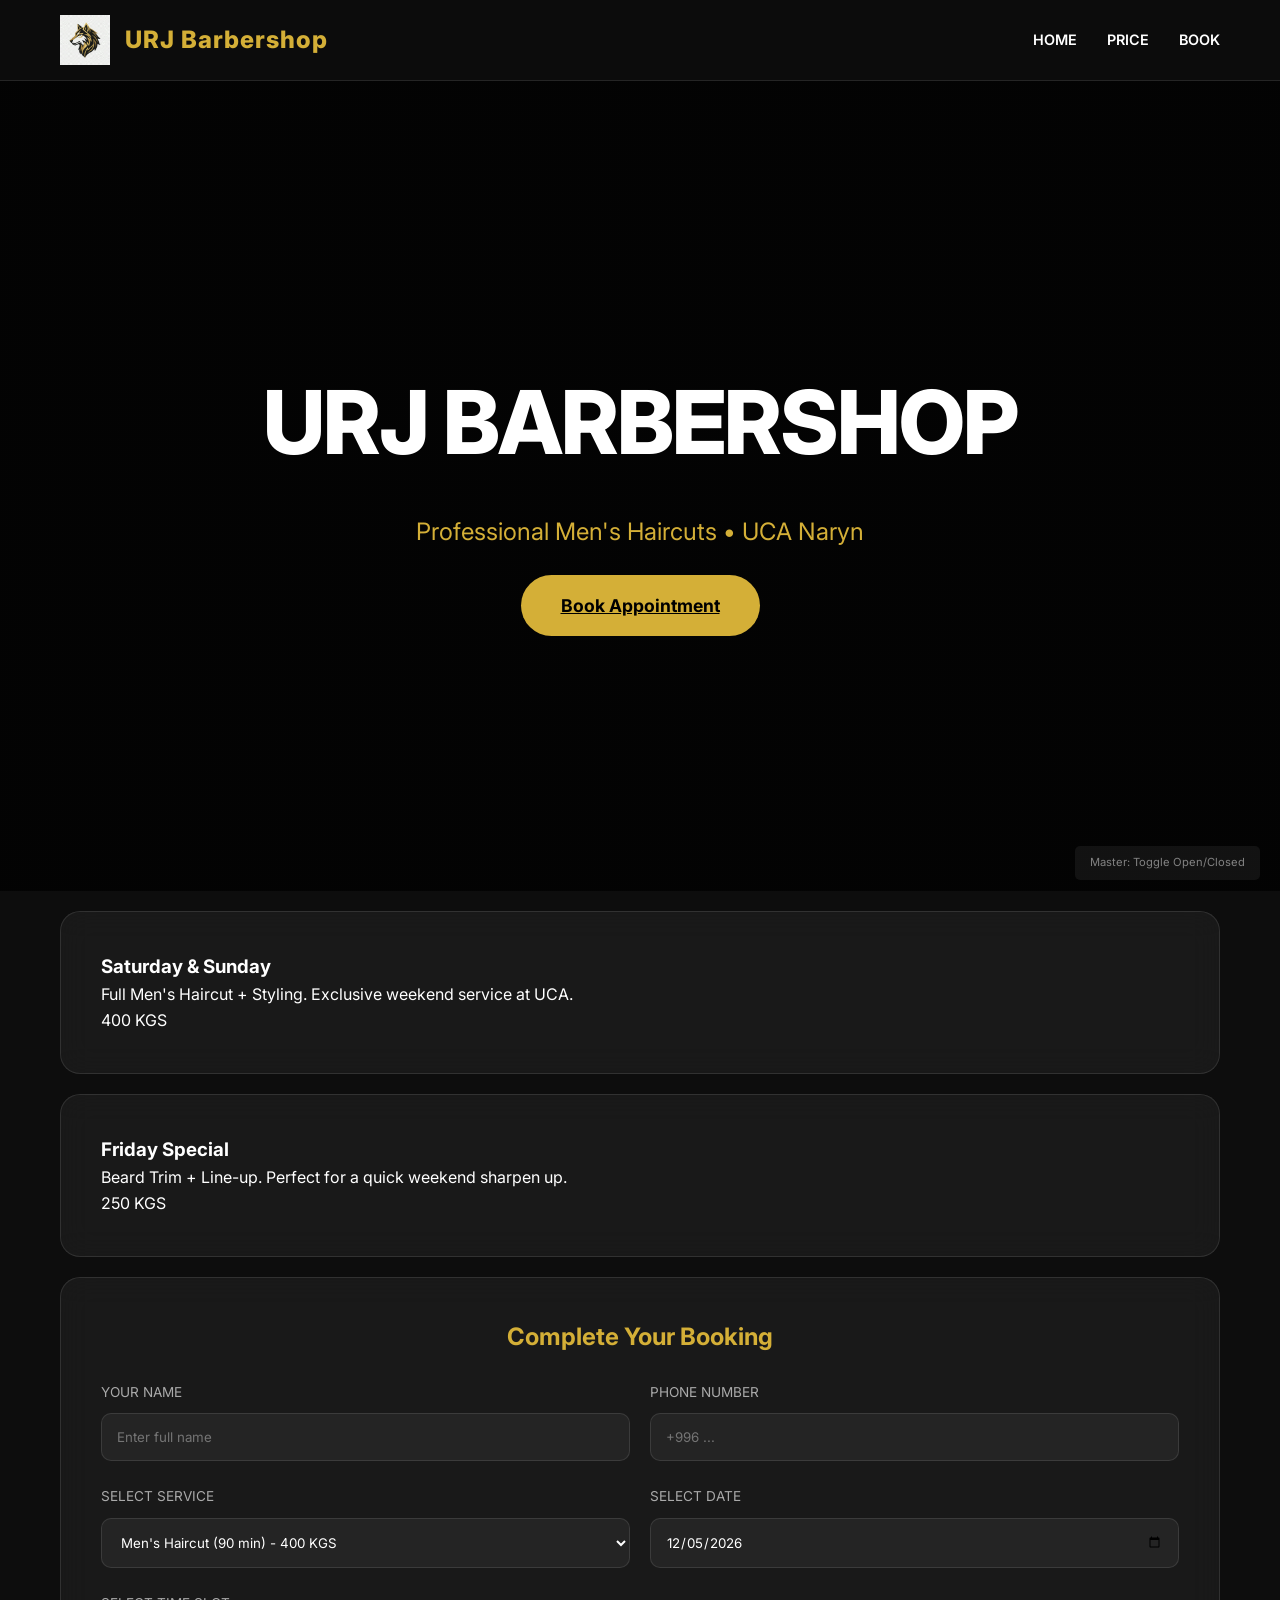
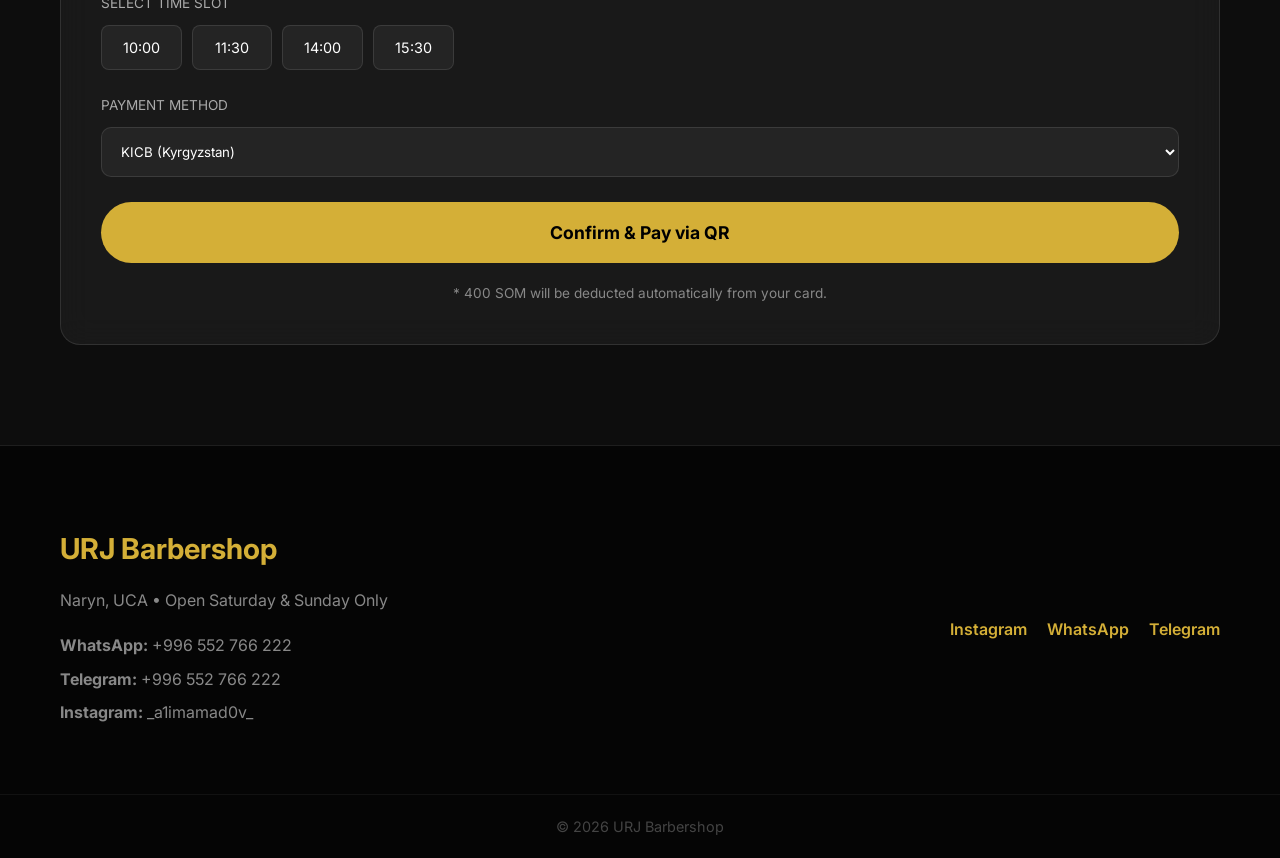
<file: index.html>
<!DOCTYPE html>
<html lang="en">
<head>
    <meta charset="UTF-8">
    <meta name="viewport" content="width=device-width, initial-scale=1.0">
    <title>URJ Barbershop | Luxury Men's Grooming</title>
    <link rel="stylesheet" href="barber.css">
    <link rel="preconnect" href="https://fonts.googleapis.com">
    <link rel="preconnect" href="https://fonts.gstatic.com" crossorigin>
    <link href="https://fonts.googleapis.com/css2?family=Inter:wght@400;700;800&display=swap" rel="stylesheet">
</head>
<body>
    <div id="status-banner"></div>

    <nav class="navbar">
        <div class="container nav-content">
            <div class="logo">
                <img src="logo.png" alt="URJ Wolf Logo">
                <span>URJ Barbershop</span>
            </div>
            <ul class="nav-links">
                <li><a href="#home">Home</a></li>
                <li><a href="#price">Price</a></li>
                <li><a href="#booking">Book</a></li>
            </ul>
        </div>
    </nav>

    <!-- Home Section -->
    <header id="home">
        <div class="hero-content">
            <h1>URJ BARBERSHOP</h1>
            <p>Professional Men's Haircuts • UCA Naryn</p>
            <a href="#booking" class="btn-primary" style="width: auto;">Book Appointment</a>
        </div>
    </header>

    <!-- Services Section -->
    <section class="container services" id="price">
        <div class="service-grid">
            <div class="glass-panel service-card">
                <h3>Saturday & Sunday</h3>
                <p>Full Men's Haircut + Styling. Exclusive weekend service at UCA.</p>
                <div class="price">400 KGS</div>
            </div>
            <div class="glass-panel service-card">
                <h3>Friday Special</h3>
                <p>Beard Trim + Line-up. Perfect for a quick weekend sharpen up.</p>
                <div class="price">250 KGS</div>
            </div>
        </div>
    </section>

    <!-- Booking Section -->
    <section class="booking-section" id="booking">
        <div class="container">
            <div class="glass-panel booking-form">
                <h2 style="margin-bottom: 25px; text-align: center; color: var(--primary-color);">Complete Your Booking</h2>
                <form id="book-form">
                    <div class="form-row">
                        <div class="form-group">
                            <label>Your Name</label>
                            <input type="text" id="name" placeholder="Enter full name" required>
                        </div>
                        <div class="form-group">
                            <label>Phone Number</label>
                            <input type="tel" id="phone" placeholder="+996 ..." required>
                        </div>
                    </div>
                    
                    <div class="form-row">
                        <div class="form-group">
                            <label>Select Service</label>
                            <select id="service" required>
                                <option value="haircut">Men's Haircut (90 min) - 400 KGS</option>
                                <option value="beard">Beard Trim (30 min) - 250 KGS</option>
                            </select>
                        </div>
                        <div class="form-group">
                            <label>Select Date</label>
                            <input type="date" id="date" required>
                        </div>
                    </div>

                    <div class="form-group">
                        <label>Select Time Slot</label>
                        <div id="time-grid" class="time-grid">
                            <!-- JS dynamic population -->
                        </div>
                        <input type="hidden" id="selected-time" required>
                    </div>

                    <div class="form-group">
                        <label>Payment Method</label>
                        <select id="bank" required>
                            <option value="kicb">KICB (Kyrgyzstan)</option>
                            <option value="alif">Alif (Tajikistan)</option>
                        </select>
                    </div>
                    
                    <button type="submit" class="btn-primary" id="book-btn">Confirm & Pay via QR</button>
                    <p style="font-size: 0.85rem; color: #888; text-align: center; margin-top: 20px;">
                        * 400 SOM will be deducted automatically from your card.
                    </p>
                </form>
            </div>
        </div>
    </section>

    <!-- Footer Area -->
    <footer class="footer">
        <div class="container footer-content">
            <div class="footer-info">
                <h3>URJ Barbershop</h3>
                <p>Naryn, UCA • Open Saturday & Sunday Only</p>
                <div style="margin-top: 20px;">
                    <p><strong>WhatsApp:</strong> +996 552 766 222</p>
                    <p><strong>Telegram:</strong> +996 552 766 222</p>
                    <p><strong>Instagram:</strong> _a1imamad0v_</p>
                </div>
            </div>
            <div class="footer-social">
                <a href="https://instagram.com/_a1imamad0v_" target="_blank">Instagram</a>
                <a href="https://wa.me/996552766222" target="_blank">WhatsApp</a>
                <a href="https://t.me/996552766222" target="_blank">Telegram</a>
            </div>
        </div>
        <div class="footer-bottom">
            <p>© 2026 URJ Barbershop</p>
        </div>
    </footer>

    <!-- Admin Badge (Master Control) -->
    <div class="admin-badge" onclick="toggleShopStatus()">
        Master: Toggle Open/Closed
    </div>

    <script src="barber.js"></script>
</body>
</html>
</file>
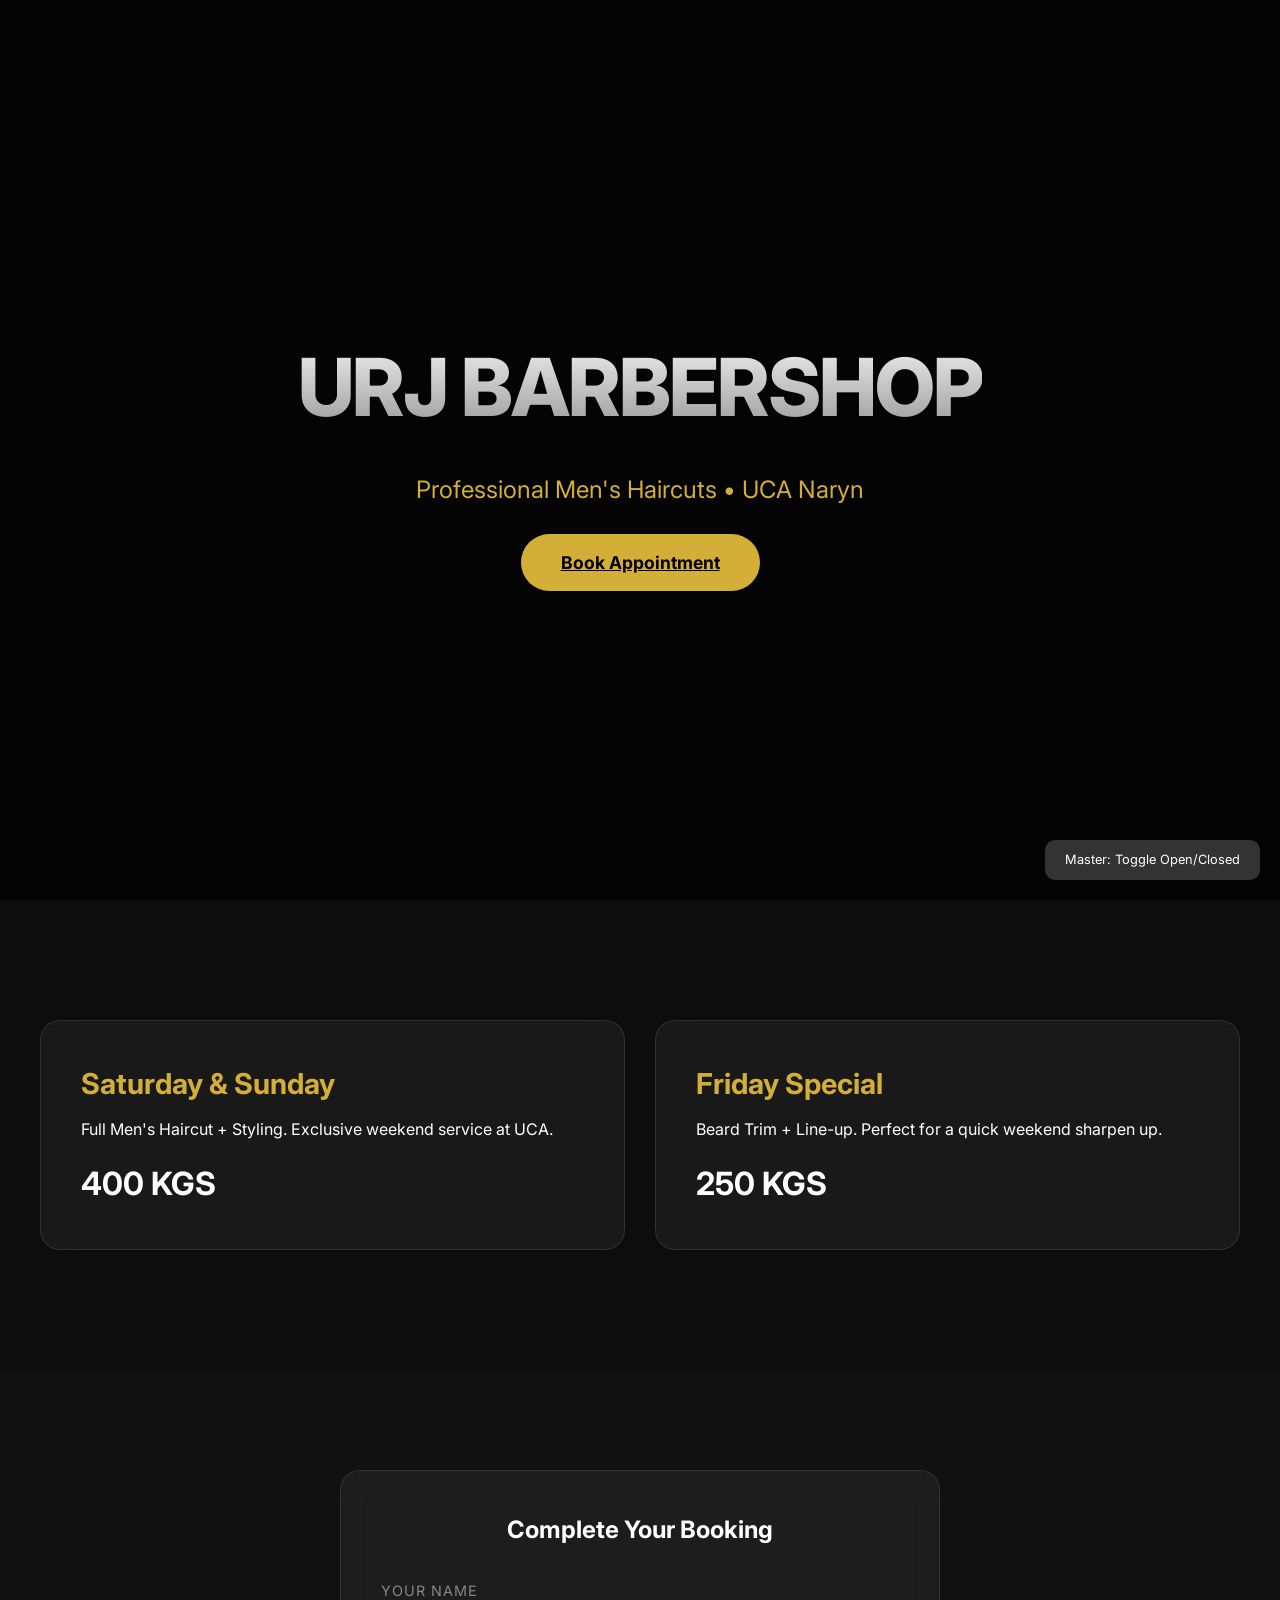
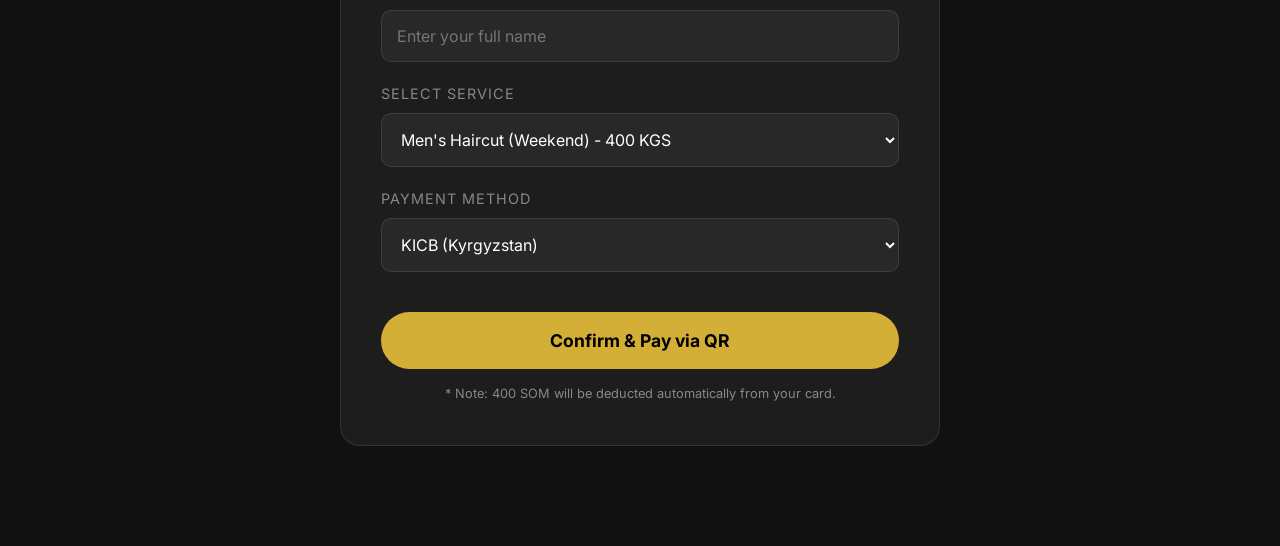
<file: barbershop/barber.html>
<!DOCTYPE html>
<html lang="en">
<head>
    <meta charset="UTF-8">
    <meta name="viewport" content="width=device-width, initial-scale=1.0">
    <title>URJ Barbershop | Luxury Men's Grooming</title>
    <link rel="stylesheet" href="barber.css">
    <link rel="preconnect" href="https://fonts.googleapis.com">
    <link rel="preconnect" href="https://fonts.gstatic.com" crossorigin>
    <link href="https://fonts.googleapis.com/css2?family=Inter:wght@400;700;800&display=swap" rel="stylesheet">
</head>
<body>
    <div id="status-banner"></div>

    <header id="home">
        <div class="hero-content">
            <h1>URJ BARBERSHOP</h1>
            <p>Professional Men's Haircuts • UCA Naryn</p>
            <a href="#booking" class="btn-primary" style="width: auto;">Book Appointment</a>
        </div>
    </header>

    <section class="container services" id="price">
        <div class="service-grid">
            <div class="glass-panel service-card">
                <h3>Saturday & Sunday</h3>
                <p>Full Men's Haircut + Styling. Exclusive weekend service at UCA.</p>
                <div class="price">400 KGS</div>
            </div>
            <div class="glass-panel service-card">
                <h3>Friday Special</h3>
                <p>Beard Trim + Line-up. Perfect for a quick weekend sharpen up.</p>
                <div class="price">250 KGS</div>
            </div>
        </div>
    </section>

    <section class="booking-section" id="booking">
        <div class="container">
            <div class="glass-panel booking-form">
                <h2 style="margin-bottom: 30px; text-align: center;">Complete Your Booking</h2>
                <form id="book-form">
                    <div class="form-group">
                        <label>Your Name</label>
                        <input type="text" id="name" placeholder="Enter your full name" required>
                    </div>
                    <div class="form-group">
                        <label>Select Service</label>
                        <select id="service" required>
                            <option value="haircut">Men's Haircut (Weekend) - 400 KGS</option>
                            <option value="beard">Beard Trim (Friday) - 250 KGS</option>
                        </select>
                    </div>
                    <div class="form-group">
                        <label>Payment Method</label>
                        <select id="bank" required>
                            <option value="kicb">KICB (Kyrgyzstan)</option>
                            <option value="alif">Alif (Tajikistan)</option>
                        </select>
                    </div>
                    <button type="submit" class="btn-primary" id="book-btn">Confirm & Pay via QR</button>
                    <p style="font-size: 0.8rem; color: #888; text-align: center; margin-top: 15px;">
                        * Note: 400 SOM will be deducted automatically from your card.
                    </p>
                </form>
            </div>
        </div>
    </section>

    <!-- Admin Badge (Master Control) -->
    <div class="admin-badge" onclick="toggleShopStatus()">
        Master: Toggle Open/Closed
    </div>

    <script src="barber.js"></script>
</body>
</html>
</file>
<file: barber.css>
:root {
    --primary-color: #d4af37;
    --secondary-color: #1a1a1a;
    --accent-color: #f1c40f;
    --text-color: #ffffff;
    --bg-color: #0d0d0d;
    --glass-bg: rgba(255, 255, 255, 0.05);
    --glass-border: rgba(255, 255, 255, 0.1);
}

* {
    margin: 0;
    padding: 0;
    box-sizing: border-box;
    font-family: 'Inter', sans-serif;
    scroll-behavior: smooth;
}

body {
    background-color: var(--bg-color);
    color: var(--text-color);
    line-height: 1.6;
}

.container {
    max-width: 1200px;
    margin: 0 auto;
    padding: 0 20px;
}

/* Navbar */
.navbar {
    position: sticky;
    top: 0;
    z-index: 1000;
    background: rgba(13, 13, 13, 0.8);
    backdrop-filter: blur(10px);
    border-bottom: 1px solid var(--glass-border);
    padding: 15px 0;
}

.nav-content {
    display: flex;
    justify-content: space-between;
    align-items: center;
}

.logo {
    display: flex;
    align-items: center;
    gap: 15px;
}

.logo img {
    height: 50px;
    width: 50px;
    object-fit: contain;
}

.logo span {
    font-size: 1.5rem;
    font-weight: 800;
    color: var(--primary-color);
    letter-spacing: 1px;
}

.nav-links {
    display: flex;
    list-style: none;
    gap: 30px;
}

.nav-links a {
    color: white;
    text-decoration: none;
    font-weight: 600;
    font-size: 0.9rem;
    text-transform: uppercase;
    transition: 0.3s;
}

.nav-links a:hover {
    color: var(--primary-color);
}

/* Header */
header {
    height: 90vh;
    display: flex;
    flex-direction: column;
    justify-content: center;
    align-items: center;
    text-align: center;
    background: linear-gradient(rgba(0,0,0,0.75), rgba(0,0,0,0.75)), url('https://images.unsplash.com/photo-1503951914875-452162b0f3f1?auto=format&fit=crop&q=80&w=2070') center/cover no-repeat;
}

.hero-content h1 {
    font-size: 5.5rem;
    font-weight: 800;
    letter-spacing: -2px;
    margin-bottom: 20px;
    color: white;
}

.hero-content p {
    font-size: 1.5rem;
    color: var(--primary-color);
    margin-bottom: 40px;
}

/* Glass Panels */
.glass-panel {
    background: var(--glass-bg);
    border: 1px solid var(--glass-border);
    backdrop-filter: blur(15px);
    border-radius: 20px;
    padding: 40px;
    margin: 20px 0;
}

/* Form Styles */
.form-row {
    display: grid;
    grid-template-columns: 1fr 1fr;
    gap: 20px;
}

.form-group {
    margin-bottom: 25px;
}

label {
    display: block;
    margin-bottom: 10px;
    font-size: 0.85rem;
    color: #aaa;
    text-transform: uppercase;
}

input, select {
    width: 100%;
    padding: 15px;
    background: rgba(255,255,255,0.05);
    border: 1px solid var(--glass-border);
    border-radius: 10px;
    color: white;
}

/* Time Grid */
.time-grid {
    display: grid;
    grid-template-columns: repeat(auto-fill, minmax(80px, 1fr));
    gap: 10px;
    margin-top: 10px;
}

.time-slot {
    padding: 10px;
    text-align: center;
    background: rgba(255,255,255,0.05);
    border: 1px solid var(--glass-border);
    border-radius: 8px;
    cursor: pointer;
    font-size: 0.9rem;
    transition: 0.3s;
}

.time-slot:hover:not(.taken) {
    border-color: var(--primary-color);
    color: var(--primary-color);
}

.time-slot.selected {
    background: var(--primary-color);
    color: black;
    border-color: var(--primary-color);
}

.time-slot.taken {
    opacity: 0.3;
    cursor: not-allowed;
    text-decoration: line-through;
}

/* Buttons */
.btn-primary {
    background: var(--primary-color);
    color: black;
    border: none;
    padding: 20px 40px;
    font-size: 1.1rem;
    font-weight: 700;
    border-radius: 50px;
    cursor: pointer;
    transition: 0.3s;
    width: 100%;
}

.btn-primary:active {
    transform: scale(0.98);
}

/* Footer */
.footer {
    background: #050505;
    padding: 80px 0 20px 0;
    border-top: 1px solid var(--glass-border);
    margin-top: 100px;
}

.footer-content {
    display: flex;
    justify-content: space-between;
    gap: 40px;
    flex-wrap: wrap;
    margin-bottom: 60px;
}

.footer-info h3 {
    color: var(--primary-color);
    margin-bottom: 15px;
    font-size: 1.8rem;
}

.footer-info p {
    color: #888;
    margin-bottom: 8px;
}

.footer-social {
    display: flex;
    gap: 20px;
    align-items: center;
}

.footer-social a {
    color: var(--primary-color);
    text-decoration: none;
    font-weight: 600;
}

.footer-bottom {
    text-align: center;
    padding-top: 20px;
    border-top: 1px solid rgba(255,255,255,0.05);
    color: #444;
    font-size: 0.9rem;
}

/* Admin Toggle */
.admin-badge {
    position: fixed;
    bottom: 20px;
    right: 20px;
    background: #222;
    padding: 8px 15px;
    border-radius: 5px;
    font-size: 0.7rem;
    cursor: pointer;
    opacity: 0.5;
}

@media (max-width: 768px) {
    .form-row { grid-template-columns: 1fr; }
    .hero-content h1 { font-size: 3rem; }
}
</file>
<file: barbershop/barber.css>
:root {
    --primary-color: #d4af37; /* Metallic Gold */
    --secondary-color: #1a1a1a; /* Rich Black */
    --accent-color: #f1c40f;
    --text-color: #ffffff;
    --bg-color: #0d0d0d;
    --glass-bg: rgba(255, 255, 255, 0.05);
    --glass-border: rgba(255, 255, 255, 0.1);
}

* {
    margin: 0;
    padding: 0;
    box-sizing: border-box;
    font-family: 'Inter', -apple-system, BlinkMacSystemFont, "Segoe UI", Roboto, Helvetica, Arial, sans-serif;
}

body {
    background-color: var(--bg-color);
    color: var(--text-color);
    line-height: 1.6;
    overflow-x: hidden;
}

.container {
    max-width: 1200px;
    margin: 0 auto;
    padding: 0 20px;
}

/* Header & Glassmorphism */
header {
    height: 100vh;
    display: flex;
    flex-direction: column;
    justify-content: center;
    align-items: center;
    text-align: center;
    background: linear-gradient(rgba(0,0,0,0.7), rgba(0,0,0,0.7)), url('https://images.unsplash.com/photo-1503951914875-452162b0f3f1?auto=format&fit=crop&q=80&w=2070') center/cover no-repeat;
}

.hero-content h1 {
    font-size: 5rem;
    font-weight: 800;
    letter-spacing: -2px;
    margin-bottom: 20px;
    background: linear-gradient(to bottom, #fff, #888);
    -webkit-background-clip: text;
    -webkit-text-fill-color: transparent;
}

.hero-content p {
    font-size: 1.5rem;
    color: var(--primary-color);
    margin-bottom: 40px;
}

/* Status Banner */
#status-banner {
    padding: 15px;
    text-align: center;
    font-weight: bold;
    font-size: 1.2rem;
    position: fixed;
    top: 0;
    width: 100%;
    z-index: 1000;
    backdrop-filter: blur(10px);
    display: none;
}

.status-closed {
    background: rgba(231, 76, 60, 0.9);
    color: white;
}

.status-open {
    background: rgba(46, 204, 113, 0.9);
    color: white;
}

/* Cards & Glass Design */
.glass-panel {
    background: var(--glass-bg);
    border: 1px solid var(--glass-border);
    backdrop-filter: blur(15px);
    border-radius: 20px;
    padding: 40px;
    margin: 20px 0;
    transition: transform 0.3s ease, box-shadow 0.3s ease;
}

.glass-panel:hover {
    transform: translateY(-5px);
    box-shadow: 0 20px 40px rgba(0,0,0,0.4);
}

/* Services */
.services {
    padding: 100px 0;
}

.service-grid {
    display: grid;
    grid-template-columns: repeat(auto-fit, minmax(300px, 1fr));
    gap: 30px;
}

.service-card h3 {
    color: var(--primary-color);
    font-size: 1.8rem;
    margin-bottom: 10px;
}

.service-card .price {
    font-size: 2rem;
    font-weight: bold;
    margin-top: 15px;
}

/* Booking Form */
.booking-section {
    padding: 100px 0;
    background: #111;
}

.booking-form {
    max-width: 600px;
    margin: 0 auto;
}

.form-group {
    margin-bottom: 20px;
}

label {
    display: block;
    margin-bottom: 8px;
    font-size: 0.9rem;
    text-transform: uppercase;
    letter-spacing: 1px;
    color: #888;
}

input, select {
    width: 100%;
    padding: 15px;
    background: rgba(255,255,255,0.05);
    border: 1px solid var(--glass-border);
    border-radius: 10px;
    color: white;
    font-size: 1rem;
    outline: none;
}

input:focus {
    border-color: var(--primary-color);
}

.btn-primary {
    background: var(--primary-color);
    color: black;
    border: none;
    padding: 18px 40px;
    font-size: 1.1rem;
    font-weight: 700;
    border-radius: 50px;
    cursor: pointer;
    transition: 0.3s;
    width: 100%;
    margin-top: 20px;
}

.btn-primary:hover {
    background: var(--accent-color);
    transform: scale(1.02);
}

/* Admin Toggle */
.admin-badge {
    position: fixed;
    bottom: 20px;
    right: 20px;
    background: #333;
    padding: 10px 20px;
    border-radius: 10px;
    cursor: pointer;
    font-size: 0.8rem;
}

/* Animations */
@keyframes fadeIn {
    from { opacity: 0; transform: translateY(20px); }
    to { opacity: 1; transform: translateY(0); }
}

.hero-content {
    animation: fadeIn 1s ease-out;
}
</file>
